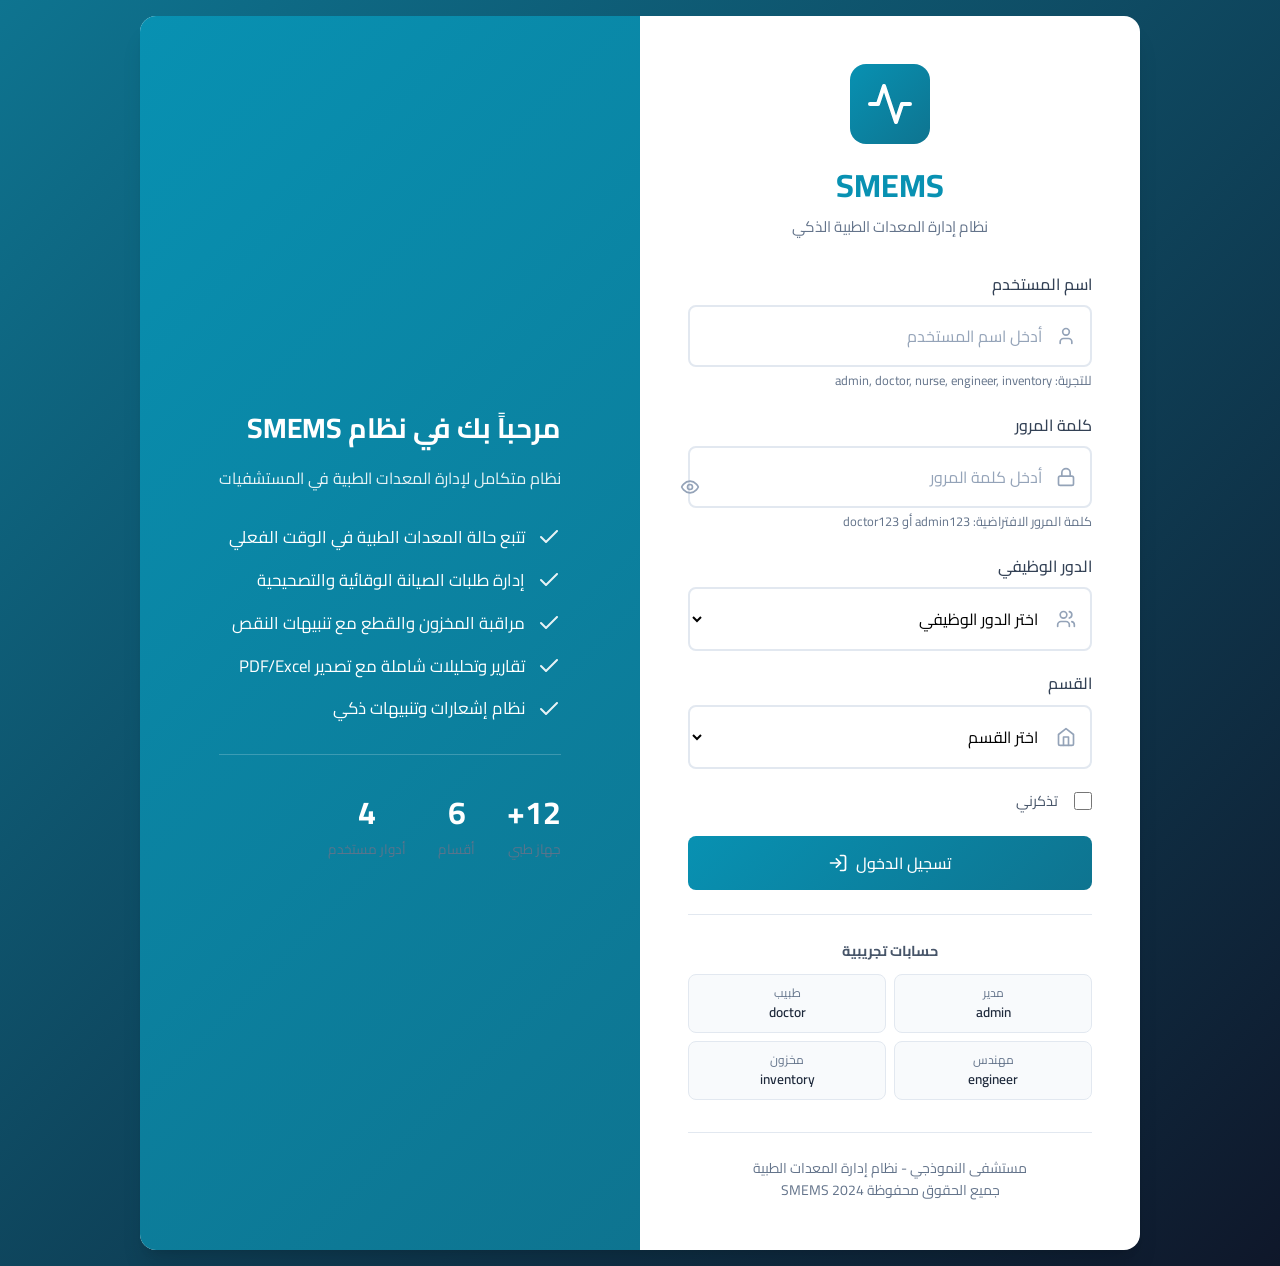
<file: b_2g95BIPYemA/public/index.html>
<!DOCTYPE html>
<html lang="ar" dir="rtl">
<head>
    <meta charset="UTF-8">
    <meta name="viewport" content="width=device-width, initial-scale=1.0">
    <title>SMEMS - نظام إدارة المعدات الطبية الذكي</title>
    <link rel="stylesheet" href="style.css">
    <link href="https://fonts.googleapis.com/css2?family=Cairo:wght@300;400;500;600;700&display=swap" rel="stylesheet">
</head>
<body class="login-page">
    <div class="login-container">
        <div class="login-card">
            <div class="login-header">
                <div class="logo">
                    <svg xmlns="http://www.w3.org/2000/svg" width="48" height="48" viewBox="0 0 24 24" fill="none" stroke="currentColor" stroke-width="2" stroke-linecap="round" stroke-linejoin="round">
                        <path d="M22 12h-4l-3 9L9 3l-3 9H2"/>
                    </svg>
                </div>
                <h1>SMEMS</h1>
                <p>نظام إدارة المعدات الطبية الذكي</p>
            </div>
            
            <form id="loginForm" class="login-form">
                <div class="form-group">
                    <label for="username">اسم المستخدم</label>
                    <div class="input-wrapper">
                        <svg xmlns="http://www.w3.org/2000/svg" width="20" height="20" viewBox="0 0 24 24" fill="none" stroke="currentColor" stroke-width="2" stroke-linecap="round" stroke-linejoin="round">
                            <path d="M19 21v-2a4 4 0 0 0-4-4H9a4 4 0 0 0-4 4v2"/>
                            <circle cx="12" cy="7" r="4"/>
                        </svg>
                        <input type="text" id="username" name="username" placeholder="أدخل اسم المستخدم" required>
                    </div>
                    <small class="form-hint">للتجربة: admin, doctor, nurse, engineer, inventory</small>
                </div>
                
                <div class="form-group">
                    <label for="password">كلمة المرور</label>
                    <div class="input-wrapper">
                        <svg xmlns="http://www.w3.org/2000/svg" width="20" height="20" viewBox="0 0 24 24" fill="none" stroke="currentColor" stroke-width="2" stroke-linecap="round" stroke-linejoin="round">
                            <rect width="18" height="11" x="3" y="11" rx="2" ry="2"/>
                            <path d="M7 11V7a5 5 0 0 1 10 0v4"/>
                        </svg>
                        <input type="password" id="password" name="password" placeholder="أدخل كلمة المرور" required>
                        <button type="button" class="toggle-password" onclick="togglePassword()">
                            <svg xmlns="http://www.w3.org/2000/svg" width="20" height="20" viewBox="0 0 24 24" fill="none" stroke="currentColor" stroke-width="2" stroke-linecap="round" stroke-linejoin="round" class="eye-icon">
                                <path d="M2 12s3-7 10-7 10 7 10 7-3 7-10 7-10-7-10-7Z"/>
                                <circle cx="12" cy="12" r="3"/>
                            </svg>
                        </button>
                    </div>
                    <small class="form-hint">كلمة المرور الافتراضية: admin123 أو doctor123</small>
                </div>
                
                <div class="form-group">
                    <label for="role">الدور الوظيفي</label>
                    <div class="input-wrapper">
                        <svg xmlns="http://www.w3.org/2000/svg" width="20" height="20" viewBox="0 0 24 24" fill="none" stroke="currentColor" stroke-width="2" stroke-linecap="round" stroke-linejoin="round">
                            <path d="M16 21v-2a4 4 0 0 0-4-4H6a4 4 0 0 0-4 4v2"/>
                            <circle cx="9" cy="7" r="4"/>
                            <path d="M22 21v-2a4 4 0 0 0-3-3.87"/>
                            <path d="M16 3.13a4 4 0 0 1 0 7.75"/>
                        </svg>
                        <select id="role" name="role" required onchange="updateDepartmentOptions()">
                            <option value="">اختر الدور الوظيفي</option>
                            <option value="admin">مدير النظام (Admin)</option>
                            <option value="medical_staff">الطاقم الطبي (Staff)</option>
                            <option value="engineer">مهندس الصيانة (Engineer)</option>
                            <option value="inventory_manager">أمين المخزون (Inventory)</option>
                        </select>
                    </div>
                </div>
                
                <div class="form-group" id="departmentGroup">
                    <label for="department">القسم</label>
                    <div class="input-wrapper">
                        <svg xmlns="http://www.w3.org/2000/svg" width="20" height="20" viewBox="0 0 24 24" fill="none" stroke="currentColor" stroke-width="2" stroke-linecap="round" stroke-linejoin="round">
                            <path d="M3 9l9-7 9 7v11a2 2 0 0 1-2 2H5a2 2 0 0 1-2-2z"/>
                            <polyline points="9 22 9 12 15 12 15 22"/>
                        </svg>
                        <select id="department" name="department" required>
                            <option value="">اختر القسم</option>
                            <option value="cardiology">قسم القلب</option>
                            <option value="radiology">قسم الأشعة</option>
                            <option value="icu">العناية المركزة</option>
                            <option value="emergency">الطوارئ</option>
                            <option value="surgery">الجراحة</option>
                            <option value="laboratory">المختبر</option>
                        </select>
                    </div>
                </div>
                
                <div class="form-options">
                    <label class="checkbox-wrapper">
                        <input type="checkbox" id="remember">
                        <span class="checkmark"></span>
                        تذكرني
                    </label>
                </div>
                
                <button type="submit" class="btn btn-primary btn-block">
                    <span>تسجيل الدخول</span>
                    <svg xmlns="http://www.w3.org/2000/svg" width="20" height="20" viewBox="0 0 24 24" fill="none" stroke="currentColor" stroke-width="2" stroke-linecap="round" stroke-linejoin="round">
                        <path d="M15 3h4a2 2 0 0 1 2 2v14a2 2 0 0 1-2 2h-4"/>
                        <polyline points="10 17 15 12 10 7"/>
                        <line x1="15" x2="3" y1="12" y2="12"/>
                    </svg>
                </button>
            </form>
            
            <!-- Demo Accounts Info -->
            <div class="demo-accounts">
                <h4>حسابات تجريبية</h4>
                <div class="demo-accounts-grid">
                    <div class="demo-account" onclick="fillDemoAccount('admin', 'admin123', 'admin', 'all')">
                        <span class="demo-role">مدير</span>
                        <span class="demo-user">admin</span>
                    </div>
                    <div class="demo-account" onclick="fillDemoAccount('doctor', 'doctor123', 'medical_staff', 'cardiology')">
                        <span class="demo-role">طبيب</span>
                        <span class="demo-user">doctor</span>
                    </div>
                    <div class="demo-account" onclick="fillDemoAccount('engineer', 'eng123', 'engineer', 'all')">
                        <span class="demo-role">مهندس</span>
                        <span class="demo-user">engineer</span>
                    </div>
                    <div class="demo-account" onclick="fillDemoAccount('inventory', 'inv123', 'inventory_manager', 'all')">
                        <span class="demo-role">مخزون</span>
                        <span class="demo-user">inventory</span>
                    </div>
                </div>
            </div>
            
            <div class="login-footer">
                <p>مستشفى النموذجي - نظام إدارة المعدات الطبية</p>
                <p>جميع الحقوق محفوظة 2024 SMEMS</p>
            </div>
        </div>
        
        <div class="login-info">
            <div class="info-content">
                <h2>مرحباً بك في نظام SMEMS</h2>
                <p>نظام متكامل لإدارة المعدات الطبية في المستشفيات</p>
                <ul class="features-list">
                    <li>
                        <svg xmlns="http://www.w3.org/2000/svg" width="24" height="24" viewBox="0 0 24 24" fill="none" stroke="currentColor" stroke-width="2" stroke-linecap="round" stroke-linejoin="round">
                            <polyline points="20 6 9 17 4 12"/>
                        </svg>
                        <span>تتبع حالة المعدات الطبية في الوقت الفعلي</span>
                    </li>
                    <li>
                        <svg xmlns="http://www.w3.org/2000/svg" width="24" height="24" viewBox="0 0 24 24" fill="none" stroke="currentColor" stroke-width="2" stroke-linecap="round" stroke-linejoin="round">
                            <polyline points="20 6 9 17 4 12"/>
                        </svg>
                        <span>إدارة طلبات الصيانة الوقائية والتصحيحية</span>
                    </li>
                    <li>
                        <svg xmlns="http://www.w3.org/2000/svg" width="24" height="24" viewBox="0 0 24 24" fill="none" stroke="currentColor" stroke-width="2" stroke-linecap="round" stroke-linejoin="round">
                            <polyline points="20 6 9 17 4 12"/>
                        </svg>
                        <span>مراقبة المخزون والقطع مع تنبيهات النقص</span>
                    </li>
                    <li>
                        <svg xmlns="http://www.w3.org/2000/svg" width="24" height="24" viewBox="0 0 24 24" fill="none" stroke="currentColor" stroke-width="2" stroke-linecap="round" stroke-linejoin="round">
                            <polyline points="20 6 9 17 4 12"/>
                        </svg>
                        <span>تقارير وتحليلات شاملة مع تصدير PDF/Excel</span>
                    </li>
                    <li>
                        <svg xmlns="http://www.w3.org/2000/svg" width="24" height="24" viewBox="0 0 24 24" fill="none" stroke="currentColor" stroke-width="2" stroke-linecap="round" stroke-linejoin="round">
                            <polyline points="20 6 9 17 4 12"/>
                        </svg>
                        <span>نظام إشعارات وتنبيهات ذكي</span>
                    </li>
                </ul>
                
                <div class="info-stats">
                    <div class="info-stat">
                        <span class="stat-number">12+</span>
                        <span class="stat-label">جهاز طبي</span>
                    </div>
                    <div class="info-stat">
                        <span class="stat-number">6</span>
                        <span class="stat-label">أقسام</span>
                    </div>
                    <div class="info-stat">
                        <span class="stat-number">4</span>
                        <span class="stat-label">أدوار مستخدم</span>
                    </div>
                </div>
            </div>
        </div>
    </div>
    
    <div id="toast" class="toast"></div>
    
    <script src="data.js"></script>
    <script src="apiService.js"></script>
    <script>
        // Check if already logged in
        document.addEventListener('DOMContentLoaded', function() {
            if (AuthAPI.isAuthenticated()) {
                window.location.href = 'dashboard.html';
            }
        });

        function togglePassword() {
            const passwordInput = document.getElementById('password');
            const eyeIcon = document.querySelector('.toggle-password .eye-icon');
            
            if (passwordInput.type === 'password') {
                passwordInput.type = 'text';
            } else {
                passwordInput.type = 'password';
            }
        }

        function updateDepartmentOptions() {
            const role = document.getElementById('role').value;
            const departmentGroup = document.getElementById('departmentGroup');
            const departmentSelect = document.getElementById('department');
            
            // Admin, Engineer, and Inventory Manager have access to all departments
            if (role === 'admin' || role === 'engineer' || role === 'inventory_manager') {
                departmentSelect.innerHTML = '<option value="all">جميع الأقسام</option>';
                departmentSelect.value = 'all';
                departmentGroup.style.display = 'none';
            } else {
                departmentSelect.innerHTML = `
                    <option value="">اختر القسم</option>
                    <option value="cardiology">قسم القلب</option>
                    <option value="radiology">قسم الأشعة</option>
                    <option value="icu">العناية المركزة</option>
                    <option value="emergency">الطوارئ</option>
                    <option value="surgery">الجراحة</option>
                    <option value="laboratory">المختبر</option>
                `;
                departmentGroup.style.display = 'block';
            }
        }

        function fillDemoAccount(username, password, role, department) {
            document.getElementById('username').value = username;
            document.getElementById('password').value = password;
            document.getElementById('role').value = role;
            updateDepartmentOptions();
            document.getElementById('department').value = department;
            
            showToast('تم ملء بيانات الحساب التجريبي', 'success');
        }

        function showToast(message, type = 'info') {
            const toast = document.getElementById('toast');
            toast.textContent = message;
            toast.className = `toast ${type} show`;
            
            setTimeout(() => {
                toast.classList.remove('show');
            }, 3000);
        }

        // Login form handler
        document.getElementById('loginForm').addEventListener('submit', function(e) {
            e.preventDefault();
            
            const username = document.getElementById('username').value;
            const password = document.getElementById('password').value;
            const role = document.getElementById('role').value;
            const department = document.getElementById('department').value;
            
            if (!username || !password || !role || !department) {
                showToast('يرجى ملء جميع الحقول', 'error');
                return;
            }
            
            const submitBtn = this.querySelector('button[type="submit"]');
            submitBtn.disabled = true;
            submitBtn.innerHTML = '<span class="spinner" style="width:20px;height:20px;border-width:2px;"></span>';
            
            // Simulate login delay
            setTimeout(() => {
                const result = AuthAPI.login(username, password, role, department);
                
                if (result.success) {
                    showToast('تم تسجيل الدخول بنجاح', 'success');
                    setTimeout(() => {
                        window.location.href = 'dashboard.html';
                    }, 500);
                } else {
                    showToast(result.message || 'فشل تسجيل الدخول', 'error');
                    submitBtn.disabled = false;
                    submitBtn.innerHTML = '<span>تسجيل الدخول</span><svg xmlns="http://www.w3.org/2000/svg" width="20" height="20" viewBox="0 0 24 24" fill="none" stroke="currentColor" stroke-width="2" stroke-linecap="round" stroke-linejoin="round"><path d="M15 3h4a2 2 0 0 1 2 2v14a2 2 0 0 1-2 2h-4"/><polyline points="10 17 15 12 10 7"/><line x1="15" x2="3" y1="12" y2="12"/></svg>';
                }
            }, 500);
        });
    </script>
</body>
</html>
</file>
<file: b_2g95BIPYemA/public/style.css>
/**
 * SMEMS - Smart Medical Equipment Management System
 * Main Stylesheet
 */

/* ==================== CSS VARIABLES ==================== */
:root {
    /* Primary Colors */
    --primary-color: #0891b2;
    --primary-dark: #0e7490;
    --primary-light: #22d3ee;
    
    /* Secondary Colors */
    --secondary-color: #64748b;
    --secondary-dark: #475569;
    --secondary-light: #94a3b8;
    
    /* Status Colors */
    --success-color: #10b981;
    --success-light: #d1fae5;
    --warning-color: #f59e0b;
    --warning-light: #fef3c7;
    --danger-color: #ef4444;
    --danger-light: #fee2e2;
    --info-color: #3b82f6;
    --info-light: #dbeafe;
    
    /* Neutral Colors */
    --white: #ffffff;
    --gray-50: #f8fafc;
    --gray-100: #f1f5f9;
    --gray-200: #e2e8f0;
    --gray-300: #cbd5e1;
    --gray-400: #94a3b8;
    --gray-500: #64748b;
    --gray-600: #475569;
    --gray-700: #334155;
    --gray-800: #1e293b;
    --gray-900: #0f172a;
    
    /* Layout */
    --sidebar-width: 280px;
    --sidebar-collapsed-width: 80px;
    --header-height: 70px;
    
    /* Typography */
    --font-family: 'Cairo', sans-serif;
    
    /* Shadows */
    --shadow-sm: 0 1px 2px 0 rgb(0 0 0 / 0.05);
    --shadow: 0 1px 3px 0 rgb(0 0 0 / 0.1), 0 1px 2px -1px rgb(0 0 0 / 0.1);
    --shadow-md: 0 4px 6px -1px rgb(0 0 0 / 0.1), 0 2px 4px -2px rgb(0 0 0 / 0.1);
    --shadow-lg: 0 10px 15px -3px rgb(0 0 0 / 0.1), 0 4px 6px -4px rgb(0 0 0 / 0.1);
    --shadow-xl: 0 20px 25px -5px rgb(0 0 0 / 0.1), 0 8px 10px -6px rgb(0 0 0 / 0.1);
    
    /* Border Radius */
    --radius-sm: 4px;
    --radius: 8px;
    --radius-md: 12px;
    --radius-lg: 16px;
    --radius-xl: 24px;
    
    /* Transitions */
    --transition-fast: 150ms ease;
    --transition: 200ms ease;
    --transition-slow: 300ms ease;
}

/* ==================== RESET & BASE ==================== */
*, *::before, *::after {
    box-sizing: border-box;
    margin: 0;
    padding: 0;
}

html {
    font-size: 16px;
    scroll-behavior: smooth;
}

body {
    font-family: var(--font-family);
    background-color: var(--gray-100);
    color: var(--gray-800);
    line-height: 1.6;
    min-height: 100vh;
}

a {
    text-decoration: none;
    color: inherit;
}

ul, ol {
    list-style: none;
}

img {
    max-width: 100%;
    height: auto;
}

button {
    font-family: inherit;
    cursor: pointer;
    border: none;
    background: none;
}

input, select, textarea {
    font-family: inherit;
    font-size: inherit;
}

/* ==================== UTILITY CLASSES ==================== */
.text-center { text-align: center; }
.text-right { text-align: right; }
.text-left { text-align: left; }

.font-bold { font-weight: 700; }
.font-semibold { font-weight: 600; }
.font-medium { font-weight: 500; }

.text-sm { font-size: 0.875rem; }
.text-lg { font-size: 1.125rem; }
.text-xl { font-size: 1.25rem; }
.text-2xl { font-size: 1.5rem; }

.text-primary { color: var(--primary-color); }
.text-success { color: var(--success-color); }
.text-warning { color: var(--warning-color); }
.text-danger { color: var(--danger-color); }
.text-muted { color: var(--gray-500); }

.mb-1 { margin-bottom: 0.25rem; }
.mb-2 { margin-bottom: 0.5rem; }
.mb-3 { margin-bottom: 0.75rem; }
.mb-4 { margin-bottom: 1rem; }
.mb-6 { margin-bottom: 1.5rem; }
.mb-8 { margin-bottom: 2rem; }

.mt-1 { margin-top: 0.25rem; }
.mt-2 { margin-top: 0.5rem; }
.mt-3 { margin-top: 0.75rem; }
.mt-4 { margin-top: 1rem; }

.flex { display: flex; }
.flex-col { flex-direction: column; }
.items-center { align-items: center; }
.justify-center { justify-content: center; }
.justify-between { justify-content: space-between; }
.gap-2 { gap: 0.5rem; }
.gap-3 { gap: 0.75rem; }
.gap-4 { gap: 1rem; }

.hidden { display: none !important; }

/* ==================== LOGIN PAGE ==================== */
.login-page {
    min-height: 100vh;
    display: flex;
    align-items: center;
    justify-content: center;
    background: linear-gradient(135deg, var(--primary-dark) 0%, var(--gray-900) 100%);
    padding: 1rem;
}

.login-container {
    display: flex;
    width: 100%;
    max-width: 1000px;
    background: var(--white);
    border-radius: var(--radius-lg);
    box-shadow: var(--shadow-xl);
    overflow: hidden;
}

.login-card {
    flex: 1;
    padding: 3rem;
    display: flex;
    flex-direction: column;
}

.login-header {
    text-align: center;
    margin-bottom: 2rem;
}

.login-header .logo {
    width: 80px;
    height: 80px;
    background: linear-gradient(135deg, var(--primary-color) 0%, var(--primary-dark) 100%);
    border-radius: var(--radius-lg);
    display: flex;
    align-items: center;
    justify-content: center;
    margin: 0 auto 1rem;
    color: var(--white);
}

.login-header h1 {
    font-size: 2rem;
    color: var(--primary-color);
    margin-bottom: 0.25rem;
}

.login-header p {
    color: var(--gray-500);
    font-size: 0.95rem;
}

.login-form {
    flex: 1;
}

.form-group {
    margin-bottom: 1.25rem;
}

.form-group label {
    display: block;
    margin-bottom: 0.5rem;
    font-weight: 500;
    color: var(--gray-700);
}

.input-wrapper {
    position: relative;
    display: flex;
    align-items: center;
}

.input-wrapper svg {
    position: absolute;
    right: 1rem;
    color: var(--gray-400);
    pointer-events: none;
}

.input-wrapper input,
.input-wrapper select {
    width: 100%;
    padding: 0.875rem 1rem;
    padding-right: 3rem;
    border: 2px solid var(--gray-200);
    border-radius: var(--radius);
    font-size: 1rem;
    transition: all var(--transition);
    background-color: var(--white);
}

.input-wrapper input:focus,
.input-wrapper select:focus {
    outline: none;
    border-color: var(--primary-color);
    box-shadow: 0 0 0 3px var(--primary-light);
}

.input-wrapper input::placeholder {
    color: var(--gray-400);
}

.toggle-password {
    position: absolute;
    left: 0.75rem;
    right: auto;
    padding: 0.5rem;
    color: var(--gray-400);
    transition: color var(--transition);
}

.toggle-password:hover {
    color: var(--gray-600);
}

.form-options {
    display: flex;
    justify-content: space-between;
    align-items: center;
    margin-bottom: 1.5rem;
}

.checkbox-wrapper {
    display: flex;
    align-items: center;
    gap: 0.5rem;
    cursor: pointer;
    font-size: 0.9rem;
    color: var(--gray-600);
}

.checkbox-wrapper input[type="checkbox"] {
    width: 18px;
    height: 18px;
    accent-color: var(--primary-color);
}

.forgot-password {
    color: var(--primary-color);
    font-size: 0.9rem;
    transition: color var(--transition);
}

.forgot-password:hover {
    color: var(--primary-dark);
}

.login-footer {
    margin-top: 2rem;
    text-align: center;
    padding-top: 1.5rem;
    border-top: 1px solid var(--gray-200);
}

.login-footer p {
    font-size: 0.875rem;
    color: var(--gray-500);
}

/* Demo Accounts */
.demo-accounts {
    margin-top: 1.5rem;
    padding-top: 1.5rem;
    border-top: 1px solid var(--gray-200);
}

.demo-accounts h4 {
    font-size: 0.9rem;
    color: var(--gray-600);
    margin-bottom: 0.75rem;
    text-align: center;
}

.demo-accounts-grid {
    display: grid;
    grid-template-columns: repeat(2, 1fr);
    gap: 0.5rem;
}

.demo-account {
    padding: 0.5rem 0.75rem;
    background-color: var(--gray-50);
    border: 1px solid var(--gray-200);
    border-radius: var(--radius);
    cursor: pointer;
    transition: all var(--transition);
    display: flex;
    flex-direction: column;
    align-items: center;
}

.demo-account:hover {
    background-color: var(--primary-light);
    border-color: var(--primary-color);
}

.demo-role {
    font-size: 0.75rem;
    color: var(--gray-500);
}

.demo-user {
    font-weight: 600;
    color: var(--gray-800);
    font-size: 0.85rem;
}

/* Info Stats */
.info-stats {
    display: flex;
    gap: 2rem;
    margin-top: 2rem;
    padding-top: 2rem;
    border-top: 1px solid rgba(255,255,255,0.2);
}

.info-stat {
    display: flex;
    flex-direction: column;
    align-items: center;
}

.stat-number {
    font-size: 2rem;
    font-weight: 700;
}

.stat-label {
    font-size: 0.85rem;
    opacity: 0.9;
}

.login-info {
    flex: 1;
    background: linear-gradient(135deg, var(--primary-color) 0%, var(--primary-dark) 100%);
    padding: 3rem;
    display: flex;
    align-items: center;
    justify-content: center;
    color: var(--white);
}

.info-content h2 {
    font-size: 1.75rem;
    margin-bottom: 1rem;
}

.info-content p {
    opacity: 0.9;
    margin-bottom: 2rem;
}

.features-list li {
    display: flex;
    align-items: center;
    gap: 0.75rem;
    margin-bottom: 1rem;
    font-size: 1.05rem;
}

.features-list svg {
    flex-shrink: 0;
    opacity: 0.9;
}

/* ==================== BUTTONS ==================== */
.btn {
    display: inline-flex;
    align-items: center;
    justify-content: center;
    gap: 0.5rem;
    padding: 0.75rem 1.5rem;
    font-size: 1rem;
    font-weight: 500;
    border-radius: var(--radius);
    transition: all var(--transition);
    cursor: pointer;
    border: none;
}

.btn-sm {
    padding: 0.5rem 1rem;
    font-size: 0.875rem;
}

.btn-lg {
    padding: 1rem 2rem;
    font-size: 1.125rem;
}

.btn-primary {
    background: linear-gradient(135deg, var(--primary-color) 0%, var(--primary-dark) 100%);
    color: var(--white);
}

.btn-primary:hover {
    transform: translateY(-2px);
    box-shadow: var(--shadow-md);
}

.btn-secondary {
    background-color: var(--gray-200);
    color: var(--gray-700);
}

.btn-secondary:hover {
    background-color: var(--gray-300);
}

.btn-success {
    background-color: var(--success-color);
    color: var(--white);
}

.btn-success:hover {
    background-color: #059669;
}

.btn-warning {
    background-color: var(--warning-color);
    color: var(--white);
}

.btn-warning:hover {
    background-color: #d97706;
}

.btn-danger {
    background-color: var(--danger-color);
    color: var(--white);
}

.btn-danger:hover {
    background-color: #dc2626;
}

.btn-outline {
    background-color: transparent;
    border: 2px solid var(--primary-color);
    color: var(--primary-color);
}

.btn-outline:hover {
    background-color: var(--primary-color);
    color: var(--white);
}

.btn-ghost {
    background-color: transparent;
    color: var(--gray-600);
}

.btn-ghost:hover {
    background-color: var(--gray-100);
}

.btn-block {
    width: 100%;
}

.btn-icon {
    width: 40px;
    height: 40px;
    padding: 0;
    border-radius: var(--radius);
}

.btn-icon.btn-sm {
    width: 32px;
    height: 32px;
}

.btn:disabled {
    opacity: 0.6;
    cursor: not-allowed;
}

/* ==================== DASHBOARD LAYOUT ==================== */
.dashboard-layout {
    display: flex;
    min-height: 100vh;
}

/* Sidebar */
.sidebar {
    width: var(--sidebar-width);
    background: linear-gradient(180deg, var(--gray-900) 0%, var(--gray-800) 100%);
    color: var(--white);
    position: fixed;
    top: 0;
    right: 0;
    height: 100vh;
    display: flex;
    flex-direction: column;
    z-index: 100;
    transition: width var(--transition-slow);
}

.sidebar.collapsed {
    width: var(--sidebar-collapsed-width);
}

.sidebar-header {
    padding: 1.5rem;
    display: flex;
    align-items: center;
    gap: 1rem;
    border-bottom: 1px solid rgba(255,255,255,0.1);
}

.sidebar-logo {
    width: 48px;
    height: 48px;
    background: linear-gradient(135deg, var(--primary-color) 0%, var(--primary-light) 100%);
    border-radius: var(--radius);
    display: flex;
    align-items: center;
    justify-content: center;
    flex-shrink: 0;
}

.sidebar-logo svg {
    width: 28px;
    height: 28px;
}

.sidebar-brand {
    overflow: hidden;
}

.sidebar-brand h2 {
    font-size: 1.25rem;
    font-weight: 700;
    white-space: nowrap;
}

.sidebar-brand span {
    font-size: 0.75rem;
    opacity: 0.7;
    white-space: nowrap;
}

.sidebar.collapsed .sidebar-brand {
    display: none;
}

.sidebar-nav {
    flex: 1;
    padding: 1rem 0;
    overflow-y: auto;
}

.nav-section {
    margin-bottom: 1.5rem;
}

.nav-section-title {
    padding: 0.5rem 1.5rem;
    font-size: 0.7rem;
    text-transform: uppercase;
    letter-spacing: 0.1em;
    color: var(--gray-500);
    white-space: nowrap;
}

.sidebar.collapsed .nav-section-title {
    display: none;
}

.nav-item {
    display: flex;
    align-items: center;
    gap: 0.75rem;
    padding: 0.875rem 1.5rem;
    color: var(--gray-400);
    transition: all var(--transition);
    cursor: pointer;
    position: relative;
    white-space: nowrap;
}

.nav-item:hover {
    color: var(--white);
    background-color: rgba(255,255,255,0.05);
}

.nav-item.active {
    color: var(--white);
    background-color: rgba(8, 145, 178, 0.2);
}

.nav-item.active::before {
    content: '';
    position: absolute;
    right: 0;
    top: 0;
    bottom: 0;
    width: 4px;
    background-color: var(--primary-color);
    border-radius: 0 var(--radius-sm) var(--radius-sm) 0;
}

.nav-item svg {
    width: 22px;
    height: 22px;
    flex-shrink: 0;
}

.nav-item span {
    flex: 1;
}

.nav-badge {
    background-color: var(--danger-color);
    color: var(--white);
    font-size: 0.7rem;
    padding: 0.125rem 0.5rem;
    border-radius: 10px;
    font-weight: 600;
}

.sidebar.collapsed .nav-item span,
.sidebar.collapsed .nav-badge {
    display: none;
}

.sidebar-footer {
    padding: 1rem 1.5rem;
    border-top: 1px solid rgba(255,255,255,0.1);
}

.user-info {
    display: flex;
    align-items: center;
    gap: 0.75rem;
}

.user-avatar {
    width: 40px;
    height: 40px;
    background: linear-gradient(135deg, var(--primary-color) 0%, var(--primary-light) 100%);
    border-radius: 50%;
    display: flex;
    align-items: center;
    justify-content: center;
    font-weight: 600;
    flex-shrink: 0;
}

.user-details {
    flex: 1;
    overflow: hidden;
}

.user-details h4 {
    font-size: 0.9rem;
    font-weight: 600;
    white-space: nowrap;
    overflow: hidden;
    text-overflow: ellipsis;
}

.user-details span {
    font-size: 0.75rem;
    color: var(--gray-400);
}

.sidebar.collapsed .user-details {
    display: none;
}

/* Main Content */
.main-content {
    flex: 1;
    margin-right: var(--sidebar-width);
    min-height: 100vh;
    transition: margin-right var(--transition-slow);
}

.sidebar.collapsed ~ .main-content {
    margin-right: var(--sidebar-collapsed-width);
}

/* Header */
.header {
    background-color: var(--white);
    height: var(--header-height);
    padding: 0 2rem;
    display: flex;
    align-items: center;
    justify-content: space-between;
    box-shadow: var(--shadow-sm);
    position: sticky;
    top: 0;
    z-index: 50;
}

.header-right {
    display: flex;
    align-items: center;
    gap: 1rem;
}

.menu-toggle {
    display: none;
    background: none;
    border: none;
    padding: 0.5rem;
    cursor: pointer;
    color: var(--gray-600);
}

.header-info h1 {
    font-size: 1.25rem;
    color: var(--gray-800);
}

.header-info p {
    font-size: 0.875rem;
    color: var(--gray-500);
}

.header-left {
    display: flex;
    align-items: center;
    gap: 0.75rem;
}

.header-search {
    position: relative;
    width: 300px;
}

.header-search input {
    width: 100%;
    padding: 0.625rem 1rem;
    padding-right: 2.5rem;
    border: 1px solid var(--gray-200);
    border-radius: var(--radius);
    background-color: var(--gray-50);
    transition: all var(--transition);
}

.header-search input:focus {
    outline: none;
    background-color: var(--white);
    border-color: var(--primary-color);
}

.header-search svg {
    position: absolute;
    right: 0.75rem;
    top: 50%;
    transform: translateY(-50%);
    color: var(--gray-400);
    pointer-events: none;
}

.notification-btn {
    position: relative;
}

.notification-badge {
    position: absolute;
    top: -4px;
    right: -4px;
    width: 18px;
    height: 18px;
    background-color: var(--danger-color);
    color: var(--white);
    font-size: 0.65rem;
    font-weight: 600;
    border-radius: 50%;
    display: flex;
    align-items: center;
    justify-content: center;
}

.header-user {
    display: flex;
    align-items: center;
    gap: 0.75rem;
    padding: 0.5rem;
    border-radius: var(--radius);
    cursor: pointer;
    transition: background-color var(--transition);
}

.header-user:hover {
    background-color: var(--gray-100);
}

.header-user-avatar {
    width: 40px;
    height: 40px;
    background: linear-gradient(135deg, var(--primary-color) 0%, var(--primary-dark) 100%);
    border-radius: 50%;
    display: flex;
    align-items: center;
    justify-content: center;
    color: var(--white);
    font-weight: 600;
}

.header-user-info {
    text-align: right;
}

.header-user-info h4 {
    font-size: 0.9rem;
    font-weight: 600;
    color: var(--gray-800);
}

.header-user-info span {
    font-size: 0.75rem;
    color: var(--gray-500);
}

/* Page Content */
.page-content {
    padding: 2rem;
}

/* ==================== CARDS ==================== */
.card {
    background-color: var(--white);
    border-radius: var(--radius-md);
    box-shadow: var(--shadow);
    overflow: hidden;
}

.card-header {
    padding: 1.25rem 1.5rem;
    border-bottom: 1px solid var(--gray-100);
    display: flex;
    align-items: center;
    justify-content: space-between;
}

.card-title {
    font-size: 1.1rem;
    font-weight: 600;
    color: var(--gray-800);
    display: flex;
    align-items: center;
    gap: 0.5rem;
}

.card-body {
    padding: 1.5rem;
}

.card-footer {
    padding: 1rem 1.5rem;
    border-top: 1px solid var(--gray-100);
    background-color: var(--gray-50);
}

/* KPI Cards */
.kpi-grid {
    display: grid;
    grid-template-columns: repeat(auto-fit, minmax(240px, 1fr));
    gap: 1.5rem;
    margin-bottom: 2rem;
}

.kpi-card {
    background-color: var(--white);
    border-radius: var(--radius-md);
    padding: 1.5rem;
    display: flex;
    align-items: flex-start;
    gap: 1rem;
    box-shadow: var(--shadow);
    transition: transform var(--transition), box-shadow var(--transition);
}

.kpi-card:hover {
    transform: translateY(-2px);
    box-shadow: var(--shadow-md);
}

.kpi-icon {
    width: 56px;
    height: 56px;
    border-radius: var(--radius);
    display: flex;
    align-items: center;
    justify-content: center;
    flex-shrink: 0;
}

.kpi-icon svg {
    width: 28px;
    height: 28px;
}

.kpi-icon.primary {
    background-color: var(--info-light);
    color: var(--info-color);
}

.kpi-icon.success {
    background-color: var(--success-light);
    color: var(--success-color);
}

.kpi-icon.warning {
    background-color: var(--warning-light);
    color: var(--warning-color);
}

.kpi-icon.danger {
    background-color: var(--danger-light);
    color: var(--danger-color);
}

.kpi-content h3 {
    font-size: 1.75rem;
    font-weight: 700;
    color: var(--gray-800);
    line-height: 1.2;
}

.kpi-content p {
    font-size: 0.9rem;
    color: var(--gray-500);
    margin-top: 0.25rem;
}

.kpi-trend {
    display: flex;
    align-items: center;
    gap: 0.25rem;
    margin-top: 0.5rem;
    font-size: 0.8rem;
    font-weight: 500;
}

.kpi-trend.up {
    color: var(--success-color);
}

.kpi-trend.down {
    color: var(--danger-color);
}

/* ==================== TABLES ==================== */
.table-wrapper {
    overflow-x: auto;
}

.table {
    width: 100%;
    border-collapse: collapse;
}

.table th,
.table td {
    padding: 1rem 1.25rem;
    text-align: right;
    white-space: nowrap;
}

.table th {
    background-color: var(--gray-50);
    font-weight: 600;
    color: var(--gray-700);
    font-size: 0.875rem;
    border-bottom: 2px solid var(--gray-200);
}

.table td {
    border-bottom: 1px solid var(--gray-100);
    color: var(--gray-700);
}

.table tbody tr {
    transition: background-color var(--transition);
}

.table tbody tr:hover {
    background-color: var(--gray-50);
}

.table-actions {
    display: flex;
    gap: 0.5rem;
}

/* ==================== BADGES ==================== */
.badge {
    display: inline-flex;
    align-items: center;
    gap: 0.25rem;
    padding: 0.25rem 0.75rem;
    font-size: 0.75rem;
    font-weight: 600;
    border-radius: 20px;
}

.badge-success {
    background-color: var(--success-light);
    color: var(--success-color);
}

.badge-warning {
    background-color: var(--warning-light);
    color: #92400e;
}

.badge-danger {
    background-color: var(--danger-light);
    color: var(--danger-color);
}

.badge-info {
    background-color: var(--info-light);
    color: var(--info-color);
}

.badge-secondary {
    background-color: var(--gray-200);
    color: var(--gray-600);
}

/* Status Dot */
.status-dot {
    display: inline-flex;
    align-items: center;
    gap: 0.5rem;
}

.status-dot::before {
    content: '';
    width: 10px;
    height: 10px;
    border-radius: 50%;
    flex-shrink: 0;
}

.status-dot.operational::before {
    background-color: var(--success-color);
    box-shadow: 0 0 0 3px var(--success-light);
}

.status-dot.maintenance::before {
    background-color: var(--warning-color);
    box-shadow: 0 0 0 3px var(--warning-light);
}

.status-dot.out_of_service::before {
    background-color: var(--danger-color);
    box-shadow: 0 0 0 3px var(--danger-light);
}

/* ==================== MODALS ==================== */
.modal-overlay {
    position: fixed;
    top: 0;
    left: 0;
    right: 0;
    bottom: 0;
    background-color: rgba(0, 0, 0, 0.5);
    display: flex;
    align-items: center;
    justify-content: center;
    z-index: 1000;
    padding: 1rem;
    opacity: 0;
    visibility: hidden;
    transition: all var(--transition);
}

.modal-overlay.active {
    opacity: 1;
    visibility: visible;
}

.modal {
    background-color: var(--white);
    border-radius: var(--radius-lg);
    width: 100%;
    max-width: 600px;
    max-height: 90vh;
    overflow: hidden;
    display: flex;
    flex-direction: column;
    transform: scale(0.95) translateY(20px);
    transition: transform var(--transition);
}

.modal-overlay.active .modal {
    transform: scale(1) translateY(0);
}

.modal.modal-lg {
    max-width: 800px;
}

.modal.modal-sm {
    max-width: 400px;
}

.modal-header {
    padding: 1.5rem;
    border-bottom: 1px solid var(--gray-200);
    display: flex;
    align-items: center;
    justify-content: space-between;
}

.modal-title {
    font-size: 1.25rem;
    font-weight: 600;
    color: var(--gray-800);
    display: flex;
    align-items: center;
    gap: 0.5rem;
}

.modal-close {
    width: 36px;
    height: 36px;
    border-radius: var(--radius);
    display: flex;
    align-items: center;
    justify-content: center;
    color: var(--gray-500);
    transition: all var(--transition);
}

.modal-close:hover {
    background-color: var(--gray-100);
    color: var(--gray-700);
}

.modal-body {
    padding: 1.5rem;
    overflow-y: auto;
    flex: 1;
}

.modal-footer {
    padding: 1rem 1.5rem;
    border-top: 1px solid var(--gray-200);
    display: flex;
    justify-content: flex-end;
    gap: 0.75rem;
    background-color: var(--gray-50);
}

/* ==================== FORMS ==================== */
.form-row {
    display: grid;
    grid-template-columns: repeat(2, 1fr);
    gap: 1rem;
}

.form-group {
    margin-bottom: 1.25rem;
}

.form-group.full-width {
    grid-column: span 2;
}

.form-label {
    display: block;
    margin-bottom: 0.5rem;
    font-weight: 500;
    color: var(--gray-700);
    font-size: 0.9rem;
}

.form-label.required::after {
    content: '*';
    color: var(--danger-color);
    margin-right: 0.25rem;
}

.form-control {
    width: 100%;
    padding: 0.75rem 1rem;
    border: 2px solid var(--gray-200);
    border-radius: var(--radius);
    font-size: 0.95rem;
    transition: all var(--transition);
    background-color: var(--white);
}

.form-control:focus {
    outline: none;
    border-color: var(--primary-color);
    box-shadow: 0 0 0 3px rgba(8, 145, 178, 0.1);
}

.form-control::placeholder {
    color: var(--gray-400);
}

.form-control:disabled {
    background-color: var(--gray-100);
    cursor: not-allowed;
}

textarea.form-control {
    min-height: 100px;
    resize: vertical;
}

.form-hint {
    font-size: 0.8rem;
    color: var(--gray-500);
    margin-top: 0.25rem;
}

.form-error {
    font-size: 0.8rem;
    color: var(--danger-color);
    margin-top: 0.25rem;
}

/* Radio & Checkbox */
.radio-group,
.checkbox-group {
    display: flex;
    gap: 1.5rem;
}

.radio-item,
.checkbox-item {
    display: flex;
    align-items: center;
    gap: 0.5rem;
    cursor: pointer;
}

.radio-item input,
.checkbox-item input {
    width: 18px;
    height: 18px;
    accent-color: var(--primary-color);
}

/* File Upload */
.file-upload {
    border: 2px dashed var(--gray-300);
    border-radius: var(--radius);
    padding: 2rem;
    text-align: center;
    cursor: pointer;
    transition: all var(--transition);
}

.file-upload:hover {
    border-color: var(--primary-color);
    background-color: var(--gray-50);
}

.file-upload svg {
    width: 48px;
    height: 48px;
    color: var(--gray-400);
    margin-bottom: 0.5rem;
}

.file-upload p {
    color: var(--gray-600);
    font-size: 0.9rem;
}

.file-upload span {
    color: var(--primary-color);
    font-weight: 500;
}

/* ==================== FILTERS ==================== */
.filters-bar {
    display: flex;
    flex-wrap: wrap;
    gap: 1rem;
    margin-bottom: 1.5rem;
    padding: 1rem;
    background-color: var(--gray-50);
    border-radius: var(--radius);
}

.filter-group {
    display: flex;
    align-items: center;
    gap: 0.5rem;
}

.filter-group label {
    font-size: 0.875rem;
    color: var(--gray-600);
    white-space: nowrap;
}

.filter-group select,
.filter-group input {
    padding: 0.5rem 0.75rem;
    border: 1px solid var(--gray-200);
    border-radius: var(--radius);
    font-size: 0.875rem;
    background-color: var(--white);
}

.filter-group select:focus,
.filter-group input:focus {
    outline: none;
    border-color: var(--primary-color);
}

.search-input {
    position: relative;
    flex: 1;
    min-width: 200px;
}

.search-input input {
    width: 100%;
    padding: 0.5rem 1rem;
    padding-right: 2.5rem;
    border: 1px solid var(--gray-200);
    border-radius: var(--radius);
    background-color: var(--white);
}

.search-input svg {
    position: absolute;
    right: 0.75rem;
    top: 50%;
    transform: translateY(-50%);
    color: var(--gray-400);
    pointer-events: none;
}

/* ==================== NOTIFICATIONS DROPDOWN ==================== */
.notifications-dropdown {
    position: absolute;
    top: 100%;
    left: 0;
    width: 360px;
    background-color: var(--white);
    border-radius: var(--radius-md);
    box-shadow: var(--shadow-lg);
    z-index: 100;
    opacity: 0;
    visibility: hidden;
    transform: translateY(10px);
    transition: all var(--transition);
}

.notifications-dropdown.active {
    opacity: 1;
    visibility: visible;
    transform: translateY(0);
}

.notifications-header {
    padding: 1rem 1.25rem;
    border-bottom: 1px solid var(--gray-200);
    display: flex;
    justify-content: space-between;
    align-items: center;
}

.notifications-header h3 {
    font-size: 1rem;
    font-weight: 600;
}

.notifications-list {
    max-height: 350px;
    overflow-y: auto;
}

.notification-item {
    padding: 1rem 1.25rem;
    display: flex;
    gap: 0.75rem;
    border-bottom: 1px solid var(--gray-100);
    cursor: pointer;
    transition: background-color var(--transition);
}

.notification-item:hover {
    background-color: var(--gray-50);
}

.notification-item.unread {
    background-color: var(--info-light);
}

.notification-icon {
    width: 40px;
    height: 40px;
    border-radius: var(--radius);
    display: flex;
    align-items: center;
    justify-content: center;
    flex-shrink: 0;
}

.notification-icon.maintenance {
    background-color: var(--warning-light);
    color: var(--warning-color);
}

.notification-icon.inventory {
    background-color: var(--danger-light);
    color: var(--danger-color);
}

.notification-icon.device {
    background-color: var(--info-light);
    color: var(--info-color);
}

.notification-content h4 {
    font-size: 0.9rem;
    font-weight: 600;
    color: var(--gray-800);
    margin-bottom: 0.25rem;
}

.notification-content p {
    font-size: 0.8rem;
    color: var(--gray-500);
}

.notification-time {
    font-size: 0.75rem;
    color: var(--gray-400);
    margin-top: 0.25rem;
}

.notifications-footer {
    padding: 0.75rem;
    text-align: center;
    border-top: 1px solid var(--gray-100);
}

/* ==================== TABS ==================== */
.tabs {
    display: flex;
    gap: 0.5rem;
    padding: 0.25rem;
    background-color: var(--gray-100);
    border-radius: var(--radius);
    margin-bottom: 1.5rem;
}

.tab-btn {
    padding: 0.625rem 1.25rem;
    font-size: 0.9rem;
    font-weight: 500;
    color: var(--gray-600);
    background-color: transparent;
    border-radius: var(--radius-sm);
    transition: all var(--transition);
}

.tab-btn:hover {
    color: var(--gray-800);
}

.tab-btn.active {
    background-color: var(--white);
    color: var(--primary-color);
    box-shadow: var(--shadow-sm);
}

.tab-content {
    display: none;
}

.tab-content.active {
    display: block;
}

/* ==================== TIMELINE ==================== */
.timeline {
    position: relative;
    padding-right: 2rem;
}

.timeline::before {
    content: '';
    position: absolute;
    right: 0;
    top: 0;
    bottom: 0;
    width: 2px;
    background-color: var(--gray-200);
}

.timeline-item {
    position: relative;
    padding-bottom: 1.5rem;
    padding-right: 1.5rem;
}

.timeline-item::before {
    content: '';
    position: absolute;
    right: -2rem;
    top: 0.25rem;
    width: 12px;
    height: 12px;
    border-radius: 50%;
    background-color: var(--primary-color);
    border: 3px solid var(--white);
    box-shadow: 0 0 0 2px var(--primary-color);
}

.timeline-date {
    font-size: 0.8rem;
    color: var(--gray-500);
    margin-bottom: 0.25rem;
}

.timeline-title {
    font-weight: 600;
    color: var(--gray-800);
    margin-bottom: 0.25rem;
}

.timeline-desc {
    font-size: 0.9rem;
    color: var(--gray-600);
}

/* ==================== CHARTS ==================== */
.chart-container {
    position: relative;
    height: 300px;
}

.chart-legend {
    display: flex;
    justify-content: center;
    gap: 1.5rem;
    margin-top: 1rem;
}

.legend-item {
    display: flex;
    align-items: center;
    gap: 0.5rem;
    font-size: 0.875rem;
    color: var(--gray-600);
}

.legend-color {
    width: 12px;
    height: 12px;
    border-radius: 3px;
}

/* Simple Bar Chart */
.bar-chart {
    display: flex;
    align-items: flex-end;
    justify-content: space-around;
    height: 200px;
    padding: 1rem 0;
}

.bar-item {
    display: flex;
    flex-direction: column;
    align-items: center;
    gap: 0.5rem;
}

.bar {
    width: 40px;
    background: linear-gradient(to top, var(--primary-color), var(--primary-light));
    border-radius: var(--radius-sm) var(--radius-sm) 0 0;
    transition: height var(--transition-slow);
}

.bar-label {
    font-size: 0.75rem;
    color: var(--gray-600);
    text-align: center;
}

.bar-value {
    font-size: 0.8rem;
    font-weight: 600;
    color: var(--gray-800);
}

/* ==================== EMPTY STATE ==================== */
.empty-state {
    padding: 3rem;
    text-align: center;
}

.empty-state svg {
    width: 80px;
    height: 80px;
    color: var(--gray-300);
    margin-bottom: 1rem;
}

.empty-state h3 {
    font-size: 1.125rem;
    color: var(--gray-700);
    margin-bottom: 0.5rem;
}

.empty-state p {
    color: var(--gray-500);
    margin-bottom: 1.5rem;
}

/* ==================== TOOLTIPS ==================== */
[data-tooltip] {
    position: relative;
}

[data-tooltip]::after {
    content: attr(data-tooltip);
    position: absolute;
    bottom: 100%;
    left: 50%;
    transform: translateX(-50%) translateY(-4px);
    padding: 0.5rem 0.75rem;
    background-color: var(--gray-800);
    color: var(--white);
    font-size: 0.75rem;
    border-radius: var(--radius-sm);
    white-space: nowrap;
    opacity: 0;
    visibility: hidden;
    transition: all var(--transition);
    z-index: 100;
}

[data-tooltip]:hover::after {
    opacity: 1;
    visibility: visible;
    transform: translateX(-50%) translateY(-8px);
}

/* ==================== TOAST ==================== */
.toast {
    position: fixed;
    bottom: 2rem;
    left: 50%;
    transform: translateX(-50%) translateY(100px);
    padding: 1rem 1.5rem;
    background-color: var(--gray-800);
    color: var(--white);
    border-radius: var(--radius);
    box-shadow: var(--shadow-lg);
    display: flex;
    align-items: center;
    gap: 0.75rem;
    opacity: 0;
    visibility: hidden;
    transition: all var(--transition);
    z-index: 2000;
}

.toast.show {
    opacity: 1;
    visibility: visible;
    transform: translateX(-50%) translateY(0);
}

.toast.success {
    background-color: var(--success-color);
}

.toast.error {
    background-color: var(--danger-color);
}

.toast.warning {
    background-color: var(--warning-color);
}

/* ==================== LOADING ==================== */
.loading-overlay {
    position: fixed;
    top: 0;
    left: 0;
    right: 0;
    bottom: 0;
    background-color: rgba(255, 255, 255, 0.9);
    display: flex;
    align-items: center;
    justify-content: center;
    z-index: 3000;
}

.spinner {
    width: 48px;
    height: 48px;
    border: 4px solid var(--gray-200);
    border-top-color: var(--primary-color);
    border-radius: 50%;
    animation: spin 1s linear infinite;
}

@keyframes spin {
    to { transform: rotate(360deg); }
}

.loading-text {
    margin-top: 1rem;
    color: var(--gray-600);
}

/* ==================== USER DROPDOWN ==================== */
.user-dropdown {
    position: relative;
}

.user-dropdown-menu {
    position: absolute;
    top: 100%;
    left: 0;
    width: 200px;
    background-color: var(--white);
    border-radius: var(--radius);
    box-shadow: var(--shadow-lg);
    z-index: 100;
    opacity: 0;
    visibility: hidden;
    transform: translateY(10px);
    transition: all var(--transition);
}

.user-dropdown-menu.active {
    opacity: 1;
    visibility: visible;
    transform: translateY(0);
}

.dropdown-item {
    display: flex;
    align-items: center;
    gap: 0.75rem;
    padding: 0.75rem 1rem;
    color: var(--gray-700);
    transition: all var(--transition);
}

.dropdown-item:hover {
    background-color: var(--gray-50);
}

.dropdown-item.danger {
    color: var(--danger-color);
}

.dropdown-divider {
    height: 1px;
    background-color: var(--gray-200);
    margin: 0.5rem 0;
}

/* ==================== RESPONSIVE ==================== */
@media (max-width: 1024px) {
    .login-info {
        display: none;
    }
    
    .login-container {
        max-width: 480px;
    }
    
    .kpi-grid {
        grid-template-columns: repeat(2, 1fr);
    }
}

@media (max-width: 768px) {
    .sidebar {
        transform: translateX(100%);
        width: var(--sidebar-width);
    }
    
    .sidebar.mobile-open {
        transform: translateX(0);
    }
    
    .main-content {
        margin-right: 0;
    }
    
    .menu-toggle {
        display: block;
    }
    
    .header {
        padding: 0 1rem;
    }
    
    .header-search {
        display: none;
    }
    
    .header-user-info {
        display: none;
    }
    
    .page-content {
        padding: 1rem;
    }
    
    .kpi-grid {
        grid-template-columns: 1fr;
    }
    
    .filters-bar {
        flex-direction: column;
    }
    
    .form-row {
        grid-template-columns: 1fr;
    }
    
    .form-group.full-width {
        grid-column: span 1;
    }
    
    .modal {
        margin: 1rem;
    }
    
    .notifications-dropdown {
        width: 300px;
        right: 0;
        left: auto;
    }
}

@media (max-width: 480px) {
    .login-card {
        padding: 2rem 1.5rem;
    }
    
    .login-header .logo {
        width: 64px;
        height: 64px;
    }
    
    .login-header h1 {
        font-size: 1.5rem;
    }
    
    .table th,
    .table td {
        padding: 0.75rem;
        font-size: 0.875rem;
    }
    
    .btn {
        padding: 0.625rem 1rem;
        font-size: 0.875rem;
    }
}

/* ==================== PRINT STYLES ==================== */
@media print {
    .sidebar,
    .header,
    .filters-bar,
    .btn,
    .modal-overlay {
        display: none !important;
    }
    
    .main-content {
        margin: 0 !important;
    }
    
    .page-content {
        padding: 0 !important;
    }
    
    .card {
        box-shadow: none;
        border: 1px solid var(--gray-300);
    }
}

/* ==================== ANIMATIONS ==================== */
@keyframes fadeIn {
    from {
        opacity: 0;
        transform: translateY(10px);
    }
    to {
        opacity: 1;
        transform: translateY(0);
    }
}

.fade-in {
    animation: fadeIn var(--transition-slow) ease forwards;
}

@keyframes slideIn {
    from {
        opacity: 0;
        transform: translateX(20px);
    }
    to {
        opacity: 1;
        transform: translateX(0);
    }
}

.slide-in {
    animation: slideIn var(--transition-slow) ease forwards;
}

/* ==================== APP CONTAINER ==================== */
.app-container {
    display: flex;
    min-height: 100vh;
    background-color: var(--gray-100);
}

/* ==================== ENHANCED SIDEBAR ==================== */
.sidebar .logo {
    display: flex;
    align-items: center;
    gap: 0.75rem;
    font-size: 1.25rem;
    font-weight: 700;
    color: var(--white);
}

.sidebar .logo i {
    font-size: 1.5rem;
    color: var(--primary-light);
}

.sidebar-toggle {
    background: transparent;
    border: none;
    color: var(--gray-400);
    cursor: pointer;
    padding: 0.5rem;
    border-radius: var(--radius-sm);
}

.sidebar-toggle:hover {
    background-color: rgba(255,255,255,0.1);
    color: var(--white);
}

.logout-btn {
    display: flex;
    align-items: center;
    gap: 0.75rem;
    width: 100%;
    padding: 0.75rem 1rem;
    margin-top: 0.75rem;
    background-color: rgba(239, 68, 68, 0.1);
    color: var(--danger-color);
    border: none;
    border-radius: var(--radius);
    cursor: pointer;
    transition: all var(--transition);
}

.logout-btn:hover {
    background-color: rgba(239, 68, 68, 0.2);
}

/* ==================== MAIN HEADER ==================== */
.main-header {
    background-color: var(--white);
    padding: 1rem 1.5rem;
    display: flex;
    justify-content: space-between;
    align-items: center;
    box-shadow: var(--shadow-sm);
    position: sticky;
    top: 0;
    z-index: 50;
}

.header-right,
.header-left {
    display: flex;
    align-items: center;
    gap: 1rem;
}

.mobile-menu-btn {
    display: none;
    background: none;
    border: none;
    font-size: 1.25rem;
    color: var(--gray-600);
    cursor: pointer;
    padding: 0.5rem;
}

.page-title {
    display: flex;
    align-items: center;
    gap: 0.75rem;
    font-size: 1.25rem;
    font-weight: 600;
    color: var(--gray-800);
}

.page-title i {
    color: var(--primary-color);
}

/* ==================== CONTENT AREA ==================== */
.content-area {
    padding: 1.5rem;
    flex: 1;
}

/* ==================== STATS GRID ==================== */
.stats-grid {
    display: grid;
    grid-template-columns: repeat(auto-fit, minmax(200px, 1fr));
    gap: 1rem;
    margin-bottom: 1.5rem;
}

.stats-grid.stats-4 {
    grid-template-columns: repeat(4, 1fr);
}

.stat-card {
    background-color: var(--white);
    border-radius: var(--radius-md);
    padding: 1.25rem;
    display: flex;
    align-items: center;
    gap: 1rem;
    box-shadow: var(--shadow);
    transition: transform var(--transition);
}

.stat-card:hover {
    transform: translateY(-2px);
}

.stat-icon {
    width: 50px;
    height: 50px;
    border-radius: var(--radius);
    display: flex;
    align-items: center;
    justify-content: center;
    font-size: 1.25rem;
}

.stat-card.stat-total .stat-icon,
.stat-card.stat-primary .stat-icon {
    background-color: var(--info-light);
    color: var(--info-color);
}

.stat-card.stat-working .stat-icon,
.stat-card.stat-success .stat-icon {
    background-color: var(--success-light);
    color: var(--success-color);
}

.stat-card.stat-maintenance .stat-icon,
.stat-card.stat-warning .stat-icon {
    background-color: var(--warning-light);
    color: var(--warning-color);
}

.stat-card.stat-broken .stat-icon,
.stat-card.stat-danger .stat-icon {
    background-color: var(--danger-light);
    color: var(--danger-color);
}

.stat-card.stat-info .stat-icon {
    background-color: var(--info-light);
    color: var(--info-color);
}

.stat-info {
    display: flex;
    flex-direction: column;
}

.stat-value {
    font-size: 1.5rem;
    font-weight: 700;
    color: var(--gray-800);
}

.stat-label {
    font-size: 0.85rem;
    color: var(--gray-500);
}

/* ==================== FILTERS SECTION ==================== */
.filters-section {
    display: flex;
    flex-wrap: wrap;
    gap: 1rem;
    padding: 1rem;
    background-color: var(--white);
    border-radius: var(--radius);
    margin-bottom: 1.5rem;
    box-shadow: var(--shadow-sm);
}

.search-box {
    position: relative;
    flex: 1;
    min-width: 200px;
}

.search-box i {
    position: absolute;
    right: 0.75rem;
    top: 50%;
    transform: translateY(-50%);
    color: var(--gray-400);
}

.search-box input {
    width: 100%;
    padding: 0.5rem 2.5rem 0.5rem 0.75rem;
    border: 1px solid var(--gray-200);
    border-radius: var(--radius);
}

/* ==================== VIEW CONTROLS ==================== */
.view-controls {
    display: flex;
    justify-content: space-between;
    align-items: center;
    margin-bottom: 1rem;
}

.view-toggle {
    display: flex;
    gap: 0.25rem;
    background-color: var(--gray-100);
    padding: 0.25rem;
    border-radius: var(--radius);
}

.view-btn {
    padding: 0.5rem 0.75rem;
    background: transparent;
    border: none;
    border-radius: var(--radius-sm);
    color: var(--gray-500);
    cursor: pointer;
    transition: all var(--transition);
}

.view-btn.active {
    background-color: var(--white);
    color: var(--primary-color);
    box-shadow: var(--shadow-sm);
}

.results-count {
    font-size: 0.9rem;
    color: var(--gray-500);
}

/* ==================== DEVICES GRID ==================== */
.devices-container {
    min-height: 300px;
}

.devices-grid {
    display: grid;
    grid-template-columns: repeat(auto-fill, minmax(300px, 1fr));
    gap: 1rem;
}

.devices-list {
    display: flex;
    flex-direction: column;
    gap: 0.75rem;
}

.device-card {
    background-color: var(--white);
    border-radius: var(--radius-md);
    box-shadow: var(--shadow);
    overflow: hidden;
    transition: all var(--transition);
}

.device-card:hover {
    box-shadow: var(--shadow-md);
    transform: translateY(-2px);
}

.device-card.list-view {
    display: flex;
    align-items: center;
    padding: 1rem;
}

.device-card.list-view .device-header {
    flex-shrink: 0;
}

.device-card.list-view .device-body {
    flex: 1;
    padding: 0 1rem;
}

.device-header {
    display: flex;
    justify-content: space-between;
    align-items: flex-start;
    padding: 1rem;
    border-bottom: 1px solid var(--gray-100);
}

.device-icon {
    width: 48px;
    height: 48px;
    border-radius: var(--radius);
    display: flex;
    align-items: center;
    justify-content: center;
    font-size: 1.25rem;
    background-color: var(--gray-100);
    color: var(--gray-600);
}

.device-icon.working,
.device-icon.operational {
    background-color: var(--success-light);
    color: var(--success-color);
}

.device-icon.maintenance {
    background-color: var(--warning-light);
    color: var(--warning-color);
}

.device-icon.broken,
.device-icon.out_of_service {
    background-color: var(--danger-light);
    color: var(--danger-color);
}

.device-status {
    padding: 0.25rem 0.75rem;
    border-radius: 20px;
    font-size: 0.75rem;
    font-weight: 600;
}

.device-status.status-working,
.device-status.status-operational {
    background-color: var(--success-light);
    color: var(--success-color);
}

.device-status.status-maintenance {
    background-color: var(--warning-light);
    color: #92400e;
}

.device-status.status-broken,
.device-status.status-out_of_service {
    background-color: var(--danger-light);
    color: var(--danger-color);
}

.device-body {
    padding: 1rem;
}

.device-name {
    font-size: 1rem;
    font-weight: 600;
    color: var(--gray-800);
    margin-bottom: 0.25rem;
}

.device-model {
    font-size: 0.85rem;
    color: var(--gray-500);
    margin-bottom: 0.75rem;
}

.device-info {
    display: flex;
    flex-direction: column;
    gap: 0.5rem;
    font-size: 0.8rem;
    color: var(--gray-600);
}

.device-info span {
    display: flex;
    align-items: center;
    gap: 0.5rem;
}

.device-info i {
    color: var(--gray-400);
    width: 16px;
}

.device-maintenance {
    display: flex;
    align-items: center;
    gap: 0.5rem;
    margin-top: 0.75rem;
    padding-top: 0.75rem;
    border-top: 1px solid var(--gray-100);
    font-size: 0.8rem;
    color: var(--gray-500);
}

.device-actions {
    display: flex;
    gap: 0.5rem;
    padding: 1rem;
    border-top: 1px solid var(--gray-100);
    justify-content: flex-end;
}

/* ==================== TABS CONTAINER ==================== */
.tabs-container {
    display: flex;
    gap: 0.5rem;
    padding: 0.5rem;
    background-color: var(--white);
    border-radius: var(--radius);
    margin-bottom: 1.5rem;
    box-shadow: var(--shadow-sm);
    flex-wrap: wrap;
}

.tab-btn {
    display: flex;
    align-items: center;
    gap: 0.5rem;
    padding: 0.75rem 1.25rem;
    background: transparent;
    border: none;
    border-radius: var(--radius-sm);
    font-size: 0.9rem;
    font-weight: 500;
    color: var(--gray-600);
    cursor: pointer;
    transition: all var(--transition);
}

.tab-btn:hover {
    background-color: var(--gray-50);
    color: var(--gray-800);
}

.tab-btn.active {
    background-color: var(--primary-color);
    color: var(--white);
}

.tab-badge {
    background-color: var(--danger-color);
    color: var(--white);
    padding: 0.125rem 0.5rem;
    border-radius: 10px;
    font-size: 0.7rem;
    font-weight: 600;
}

.tab-btn.active .tab-badge {
    background-color: var(--white);
    color: var(--primary-color);
}

/* ==================== DATA TABLE ==================== */
.table-container {
    background-color: var(--white);
    border-radius: var(--radius-md);
    box-shadow: var(--shadow);
    overflow: hidden;
}

.data-table {
    width: 100%;
    border-collapse: collapse;
}

.data-table th,
.data-table td {
    padding: 1rem;
    text-align: right;
    border-bottom: 1px solid var(--gray-100);
}

.data-table th {
    background-color: var(--gray-50);
    font-weight: 600;
    color: var(--gray-700);
    font-size: 0.85rem;
}

.data-table tbody tr:hover {
    background-color: var(--gray-50);
}

.data-table .actions {
    display: flex;
    gap: 0.5rem;
    justify-content: flex-end;
}

/* ==================== ALERTS SECTION ==================== */
.alerts-section {
    margin-bottom: 1.5rem;
}

.alert {
    display: flex;
    align-items: center;
    gap: 0.75rem;
    padding: 1rem;
    border-radius: var(--radius);
    margin-bottom: 0.5rem;
}

.alert-danger {
    background-color: var(--danger-light);
    color: #991b1b;
}

.alert-warning {
    background-color: var(--warning-light);
    color: #92400e;
}

.alert-info {
    background-color: var(--info-light);
    color: #1e40af;
}

.alert-success {
    background-color: var(--success-light);
    color: #065f46;
}

.alert i {
    font-size: 1.25rem;
}

.alert-content {
    flex: 1;
}

.alert-title {
    font-weight: 600;
    margin-bottom: 0.25rem;
}

.alert-message {
    font-size: 0.9rem;
}

/* ==================== MODAL ENHANCEMENTS ==================== */
.modal {
    display: none;
    position: fixed;
    top: 0;
    left: 0;
    right: 0;
    bottom: 0;
    background-color: rgba(0, 0, 0, 0.5);
    z-index: 1000;
    align-items: center;
    justify-content: center;
    padding: 1rem;
}

.modal.active {
    display: flex;
}

.modal-content {
    background-color: var(--white);
    border-radius: var(--radius-lg);
    width: 100%;
    max-width: 500px;
    max-height: 90vh;
    overflow: hidden;
    display: flex;
    flex-direction: column;
    animation: fadeIn var(--transition) ease;
}

.modal-content.modal-lg {
    max-width: 800px;
}

.modal-content.modal-sm {
    max-width: 400px;
}

.modal-header {
    display: flex;
    justify-content: space-between;
    align-items: center;
    padding: 1.25rem 1.5rem;
    border-bottom: 1px solid var(--gray-200);
}

.modal-header h2 {
    font-size: 1.25rem;
    font-weight: 600;
    color: var(--gray-800);
}

.modal-close {
    background: none;
    border: none;
    font-size: 1.25rem;
    color: var(--gray-400);
    cursor: pointer;
    padding: 0.5rem;
    border-radius: var(--radius);
    transition: all var(--transition);
}

.modal-close:hover {
    background-color: var(--gray-100);
    color: var(--gray-700);
}

.modal-body {
    padding: 1.5rem;
    overflow-y: auto;
}

.form-actions {
    display: flex;
    gap: 0.75rem;
    justify-content: flex-end;
    margin-top: 1.5rem;
    padding-top: 1rem;
    border-top: 1px solid var(--gray-200);
}

/* ==================== NOTIFICATIONS PANEL ==================== */
.notifications-panel {
    position: fixed;
    top: 0;
    left: 0;
    width: 350px;
    height: 100vh;
    background-color: var(--white);
    box-shadow: var(--shadow-xl);
    z-index: 1000;
    transform: translateX(-100%);
    transition: transform var(--transition-slow);
}

.notifications-panel.active {
    transform: translateX(0);
}

.notifications-panel .notifications-header {
    padding: 1.25rem;
    border-bottom: 1px solid var(--gray-200);
    display: flex;
    justify-content: space-between;
    align-items: center;
}

.mark-all-read {
    background: none;
    border: none;
    color: var(--primary-color);
    font-size: 0.85rem;
    cursor: pointer;
}

/* ==================== REPORTS GRID ==================== */
.reports-grid {
    display: grid;
    grid-template-columns: repeat(auto-fill, minmax(280px, 1fr));
    gap: 1.5rem;
    margin-bottom: 2rem;
}

.report-card {
    background-color: var(--white);
    border-radius: var(--radius-md);
    padding: 1.5rem;
    box-shadow: var(--shadow);
    cursor: pointer;
    transition: all var(--transition);
    display: flex;
    flex-direction: column;
    gap: 1rem;
}

.report-card:hover {
    transform: translateY(-3px);
    box-shadow: var(--shadow-lg);
}

.report-icon {
    width: 56px;
    height: 56px;
    border-radius: var(--radius);
    display: flex;
    align-items: center;
    justify-content: center;
    font-size: 1.5rem;
}

.report-icon.devices {
    background-color: var(--info-light);
    color: var(--info-color);
}

.report-icon.maintenance {
    background-color: var(--warning-light);
    color: var(--warning-color);
}

.report-icon.inventory {
    background-color: var(--success-light);
    color: var(--success-color);
}

.report-icon.engineers {
    background-color: #e0e7ff;
    color: #4f46e5;
}

.report-icon.costs {
    background-color: #fce7f3;
    color: #db2777;
}

.report-icon.custom {
    background-color: var(--gray-200);
    color: var(--gray-600);
}

.report-info h3 {
    font-size: 1rem;
    font-weight: 600;
    color: var(--gray-800);
    margin-bottom: 0.25rem;
}

.report-info p {
    font-size: 0.85rem;
    color: var(--gray-500);
}

.report-actions {
    display: flex;
    gap: 0.5rem;
    margin-top: auto;
}

/* ==================== REPORT PREVIEW ==================== */
.report-preview-section {
    background-color: var(--white);
    border-radius: var(--radius-md);
    box-shadow: var(--shadow);
    margin-bottom: 2rem;
}

.preview-header {
    display: flex;
    justify-content: space-between;
    align-items: center;
    padding: 1.25rem 1.5rem;
    border-bottom: 1px solid var(--gray-200);
    flex-wrap: wrap;
    gap: 1rem;
}

.preview-header h2 {
    font-size: 1.125rem;
    font-weight: 600;
    color: var(--gray-800);
}

.preview-controls {
    display: flex;
    gap: 0.75rem;
    align-items: center;
    flex-wrap: wrap;
}

.date-range-picker {
    display: flex;
    align-items: center;
    gap: 0.5rem;
}

.date-range-picker input {
    padding: 0.5rem;
    border: 1px solid var(--gray-200);
    border-radius: var(--radius);
}

.close-preview {
    background: none;
    border: none;
    font-size: 1.25rem;
    color: var(--gray-400);
    cursor: pointer;
    padding: 0.5rem;
}

.preview-content {
    padding: 1.5rem;
}

/* ==================== SCHEDULED REPORTS ==================== */
.scheduled-reports-section {
    background-color: var(--white);
    border-radius: var(--radius-md);
    box-shadow: var(--shadow);
}

.section-header {
    display: flex;
    justify-content: space-between;
    align-items: center;
    padding: 1rem 1.5rem;
    border-bottom: 1px solid var(--gray-200);
}

.section-header h3 {
    display: flex;
    align-items: center;
    gap: 0.5rem;
    font-size: 1rem;
    font-weight: 600;
    color: var(--gray-800);
}

.scheduled-list {
    padding: 1rem;
}

.scheduled-item {
    display: flex;
    justify-content: space-between;
    align-items: center;
    padding: 0.75rem;
    border-bottom: 1px solid var(--gray-100);
}

.scheduled-item:last-child {
    border-bottom: none;
}

/* ==================== CHECKBOX & RADIO GROUPS ==================== */
.checkbox-group,
.radio-group {
    display: flex;
    flex-wrap: wrap;
    gap: 1rem;
}

.checkbox-label,
.radio-label {
    display: flex;
    align-items: center;
    gap: 0.5rem;
    cursor: pointer;
    font-size: 0.9rem;
    color: var(--gray-700);
}

.checkbox-label input,
.radio-label input {
    width: 18px;
    height: 18px;
    accent-color: var(--primary-color);
}

/* ==================== ORDER ITEMS ==================== */
.order-items {
    display: flex;
    flex-direction: column;
    gap: 0.75rem;
    margin-bottom: 0.75rem;
}

.order-item-row {
    display: grid;
    grid-template-columns: 2fr 1fr 1fr 80px 40px;
    gap: 0.5rem;
    align-items: center;
}

.order-item-row select,
.order-item-row input {
    padding: 0.5rem;
    border: 1px solid var(--gray-200);
    border-radius: var(--radius);
}

.order-item-total {
    text-align: center;
    font-weight: 600;
}

.order-summary {
    background-color: var(--gray-50);
    padding: 1rem;
    border-radius: var(--radius);
    margin-top: 1rem;
}

/* ==================== LOADING STATE ==================== */
.loading-state {
    display: flex;
    flex-direction: column;
    align-items: center;
    justify-content: center;
    padding: 3rem;
    color: var(--gray-500);
}

.loading-state .spinner {
    width: 40px;
    height: 40px;
    border-width: 3px;
    margin-bottom: 1rem;
}

/* ==================== PAGINATION ==================== */
.pagination {
    display: flex;
    justify-content: center;
    gap: 0.25rem;
    margin-top: 1.5rem;
}

.pagination button {
    padding: 0.5rem 0.75rem;
    border: 1px solid var(--gray-200);
    background-color: var(--white);
    border-radius: var(--radius-sm);
    cursor: pointer;
    transition: all var(--transition);
}

.pagination button:hover {
    background-color: var(--gray-50);
    border-color: var(--primary-color);
}

.pagination button.active {
    background-color: var(--primary-color);
    border-color: var(--primary-color);
    color: var(--white);
}

/* ==================== CHARTS SECTION ==================== */
.charts-grid {
    display: grid;
    grid-template-columns: repeat(2, 1fr);
    gap: 1.5rem;
    margin-bottom: 1.5rem;
}

.chart-card {
    background-color: var(--white);
    border-radius: var(--radius-md);
    box-shadow: var(--shadow);
    padding: 1.5rem;
}

.chart-header {
    display: flex;
    justify-content: space-between;
    align-items: center;
    margin-bottom: 1rem;
}

.chart-title {
    font-size: 1rem;
    font-weight: 600;
    color: var(--gray-800);
}

/* ==================== MY REQUESTS PAGE ==================== */
.requests-timeline {
    position: relative;
}

.request-card {
    background-color: var(--white);
    border-radius: var(--radius-md);
    box-shadow: var(--shadow);
    margin-bottom: 1rem;
    overflow: hidden;
}

.request-header {
    display: flex;
    justify-content: space-between;
    align-items: center;
    padding: 1rem 1.25rem;
    background-color: var(--gray-50);
    border-bottom: 1px solid var(--gray-100);
}

.request-id {
    font-weight: 600;
    color: var(--primary-color);
}

.request-date {
    font-size: 0.85rem;
    color: var(--gray-500);
}

.request-body {
    padding: 1.25rem;
}

.request-device {
    display: flex;
    align-items: center;
    gap: 0.75rem;
    margin-bottom: 1rem;
}

.request-device-icon {
    width: 40px;
    height: 40px;
    border-radius: var(--radius);
    background-color: var(--info-light);
    color: var(--info-color);
    display: flex;
    align-items: center;
    justify-content: center;
}

.request-device-info h4 {
    font-size: 0.95rem;
    font-weight: 600;
    color: var(--gray-800);
}

.request-device-info span {
    font-size: 0.8rem;
    color: var(--gray-500);
}

.request-description {
    padding: 0.75rem;
    background-color: var(--gray-50);
    border-radius: var(--radius);
    font-size: 0.9rem;
    color: var(--gray-700);
    margin-bottom: 1rem;
}

.request-footer {
    display: flex;
    justify-content: space-between;
    align-items: center;
    padding: 0.75rem 1.25rem;
    background-color: var(--gray-50);
    border-top: 1px solid var(--gray-100);
}

.request-priority {
    display: flex;
    align-items: center;
    gap: 0.5rem;
}

.request-status {
    padding: 0.25rem 0.75rem;
    border-radius: 20px;
    font-size: 0.75rem;
    font-weight: 600;
}

.request-status.pending {
    background-color: var(--warning-light);
    color: #92400e;
}

.request-status.in_progress {
    background-color: var(--info-light);
    color: var(--info-color);
}

.request-status.completed {
    background-color: var(--success-light);
    color: var(--success-color);
}

/* ==================== DEVICE DETAILS SECTIONS ==================== */
.detail-section {
    margin-bottom: 1.5rem;
}

.detail-section-title {
    font-size: 1rem;
    font-weight: 600;
    color: var(--gray-800);
    margin-bottom: 1rem;
    padding-bottom: 0.5rem;
    border-bottom: 2px solid var(--primary-color);
    display: inline-block;
}

.detail-grid {
    display: grid;
    grid-template-columns: repeat(2, 1fr);
    gap: 1rem;
}

.detail-item {
    display: flex;
    flex-direction: column;
    gap: 0.25rem;
}

.detail-label {
    font-size: 0.8rem;
    color: var(--gray-500);
}

.detail-value {
    font-size: 0.95rem;
    color: var(--gray-800);
    font-weight: 500;
}

.maintenance-history-list {
    max-height: 300px;
    overflow-y: auto;
}

.history-item {
    display: flex;
    align-items: flex-start;
    gap: 1rem;
    padding: 1rem 0;
    border-bottom: 1px solid var(--gray-100);
}

.history-item:last-child {
    border-bottom: none;
}

.history-icon {
    width: 36px;
    height: 36px;
    border-radius: 50%;
    background-color: var(--primary-color);
    color: var(--white);
    display: flex;
    align-items: center;
    justify-content: center;
    flex-shrink: 0;
}

.history-content {
    flex: 1;
}

.history-date {
    font-size: 0.8rem;
    color: var(--gray-500);
}

.history-type {
    font-weight: 600;
    color: var(--gray-800);
}

.history-notes {
    font-size: 0.85rem;
    color: var(--gray-600);
    margin-top: 0.25rem;
}

/* ==================== RESPONSIVE ENHANCEMENTS ==================== */
@media (max-width: 1200px) {
    .charts-grid {
        grid-template-columns: 1fr;
    }
}

@media (max-width: 1024px) {
    .stats-grid.stats-4 {
        grid-template-columns: repeat(2, 1fr);
    }
}

@media (max-width: 768px) {
    .sidebar {
        position: fixed;
        transform: translateX(100%);
    }
    
    .sidebar.active {
        transform: translateX(0);
    }
    
    .mobile-menu-btn {
        display: block;
    }
    
    .stats-grid.stats-4 {
        grid-template-columns: 1fr;
    }
    
    .devices-grid {
        grid-template-columns: 1fr;
    }
    
    .order-item-row {
        grid-template-columns: 1fr;
    }
    
    .detail-grid {
        grid-template-columns: 1fr;
    }
}

/* ==================== FORM ENHANCEMENTS ==================== */
.form-row {
    display: grid;
    grid-template-columns: repeat(2, 1fr);
    gap: 1rem;
}

@media (max-width: 600px) {
    .form-row {
        grid-template-columns: 1fr;
    }
}

.required {
    color: var(--danger-color);
}

.form-hint {
    font-size: 0.8rem;
    color: var(--gray-500);
    margin-top: 0.25rem;
}

/* ==================== REPORT DOCUMENT STYLES ==================== */
.report-document {
    background-color: var(--white);
    border-radius: var(--radius-md);
    padding: 2rem;
}

.report-header-doc {
    display: flex;
    justify-content: space-between;
    align-items: center;
    border-bottom: 2px solid var(--primary-color);
    padding-bottom: 1.5rem;
    margin-bottom: 2rem;
}

.report-logo {
    display: flex;
    align-items: center;
    gap: 0.5rem;
    font-size: 1.5rem;
    font-weight: 700;
    color: var(--primary-color);
}

.report-logo i {
    font-size: 2rem;
}

.report-meta {
    text-align: left;
}

.report-meta h1 {
    font-size: 1.5rem;
    color: var(--gray-800);
    margin-bottom: 0.25rem;
}

.report-meta p {
    font-size: 0.85rem;
    color: var(--gray-500);
}

.report-summary {
    margin-bottom: 2rem;
}

.report-summary h2 {
    font-size: 1.25rem;
    color: var(--gray-800);
    margin-bottom: 1rem;
    padding-bottom: 0.5rem;
    border-bottom: 2px solid var(--primary-color);
    display: inline-block;
}

.summary-stats {
    display: grid;
    grid-template-columns: repeat(auto-fit, minmax(150px, 1fr));
    gap: 1rem;
}

.summary-item {
    background-color: var(--gray-50);
    border-radius: var(--radius);
    padding: 1.25rem;
    text-align: center;
    border: 1px solid var(--gray-200);
}

.summary-value {
    display: block;
    font-size: 2rem;
    font-weight: 700;
    color: var(--primary-color);
    line-height: 1.2;
}

.summary-label {
    font-size: 0.85rem;
    color: var(--gray-500);
    margin-top: 0.25rem;
}

.summary-item.success .summary-value {
    color: var(--success-color);
}

.summary-item.warning .summary-value {
    color: var(--warning-color);
}

.summary-item.danger .summary-value {
    color: var(--danger-color);
}

.summary-item.info .summary-value {
    color: var(--info-color);
}

.report-charts {
    display: grid;
    grid-template-columns: repeat(2, 1fr);
    gap: 1.5rem;
    margin-bottom: 2rem;
}

.chart-container-report {
    background-color: var(--gray-50);
    border-radius: var(--radius);
    padding: 1.5rem;
}

.chart-container-report h3 {
    font-size: 1rem;
    font-weight: 600;
    color: var(--gray-700);
    margin-bottom: 1rem;
}

.chart-container-report canvas {
    max-height: 250px;
}

.report-table {
    margin-bottom: 2rem;
}

.report-table h2 {
    font-size: 1.125rem;
    color: var(--gray-800);
    margin-bottom: 1rem;
    padding-bottom: 0.5rem;
    border-bottom: 2px solid var(--primary-color);
    display: inline-block;
}

.report-table table {
    width: 100%;
    border-collapse: collapse;
}

.report-table th,
.report-table td {
    padding: 0.875rem 1rem;
    text-align: right;
    border: 1px solid var(--gray-200);
}

.report-table th {
    background-color: var(--gray-100);
    font-weight: 600;
    color: var(--gray-700);
}

.report-table tbody tr:hover {
    background-color: var(--gray-50);
}

.report-table .danger-row {
    background-color: var(--danger-light);
}

.report-table .warning-row {
    background-color: var(--warning-light);
}

@media (max-width: 768px) {
    .report-header-doc {
        flex-direction: column;
        text-align: center;
    }
    
    .report-meta {
        text-align: center;
        margin-top: 1rem;
    }
    
    .report-charts {
        grid-template-columns: 1fr;
    }
    
    .summary-stats {
        grid-template-columns: repeat(2, 1fr);
    }
}

@media print {
    .report-document {
        padding: 0;
        box-shadow: none;
    }
    
    .chart-container-report {
        page-break-inside: avoid;
    }
}

/* ==================== DASHBOARD SPECIFIC ==================== */
.dashboard-content {
    animation: fadeIn 0.3s ease;
}

.page-header {
    margin-bottom: 1.5rem;
}

.page-header h2 {
    font-size: 1.5rem;
    font-weight: 700;
    color: var(--gray-800);
    margin-bottom: 0.25rem;
}

.page-header p {
    color: var(--gray-500);
    font-size: 0.95rem;
}

/* Quick Actions */
.quick-actions {
    margin-bottom: 2rem;
}

.quick-actions h3 {
    font-size: 1rem;
    font-weight: 600;
    color: var(--gray-700);
    margin-bottom: 1rem;
}

.actions-grid {
    display: grid;
    grid-template-columns: repeat(auto-fit, minmax(140px, 1fr));
    gap: 1rem;
}

.action-card {
    display: flex;
    flex-direction: column;
    align-items: center;
    gap: 0.75rem;
    padding: 1.25rem 1rem;
    background-color: var(--white);
    border-radius: var(--radius-md);
    box-shadow: var(--shadow);
    transition: all var(--transition);
    cursor: pointer;
    text-decoration: none;
}

.action-card:hover {
    transform: translateY(-3px);
    box-shadow: var(--shadow-md);
}

.action-icon {
    width: 48px;
    height: 48px;
    border-radius: var(--radius);
    background: linear-gradient(135deg, var(--primary-color) 0%, var(--primary-dark) 100%);
    display: flex;
    align-items: center;
    justify-content: center;
    color: var(--white);
}

.action-card span {
    font-weight: 500;
    color: var(--gray-700);
    font-size: 0.9rem;
}

/* Dashboard Grid */
.dashboard-grid {
    display: grid;
    grid-template-columns: repeat(2, 1fr);
    gap: 1.5rem;
    margin-bottom: 1.5rem;
}

@media (max-width: 1024px) {
    .dashboard-grid {
        grid-template-columns: 1fr;
    }
}

/* Dashboard Sections */
.dashboard-section {
    background-color: var(--white);
    border-radius: var(--radius-md);
    padding: 1.5rem;
    box-shadow: var(--shadow);
}

.section-header {
    display: flex;
    justify-content: space-between;
    align-items: center;
    margin-bottom: 1rem;
}

.section-header h3 {
    font-size: 1rem;
    font-weight: 600;
    color: var(--gray-800);
}

/* Stats Row */
.stats-row {
    display: flex;
    gap: 1.5rem;
    margin-bottom: 1rem;
}

.mini-stat {
    display: flex;
    flex-direction: column;
    align-items: center;
    flex: 1;
    padding: 1rem;
    background-color: var(--gray-50);
    border-radius: var(--radius);
}

.mini-stat-value {
    font-size: 1.75rem;
    font-weight: 700;
    color: var(--primary-color);
}

.mini-stat-label {
    font-size: 0.8rem;
    color: var(--gray-500);
    margin-top: 0.25rem;
}

/* Recent List */
.recent-list {
    display: flex;
    flex-direction: column;
    gap: 0.75rem;
}

.recent-item {
    display: flex;
    align-items: center;
    gap: 1rem;
    padding: 0.875rem 1rem;
    background-color: var(--gray-50);
    border-radius: var(--radius);
    transition: background-color var(--transition);
}

.recent-item:hover {
    background-color: var(--gray-100);
}

.recent-icon {
    width: 40px;
    height: 40px;
    border-radius: var(--radius);
    display: flex;
    align-items: center;
    justify-content: center;
    flex-shrink: 0;
}

.recent-icon.pending,
.recent-icon.high {
    background-color: var(--warning-light);
    color: var(--warning-color);
}

.recent-icon.in_progress {
    background-color: var(--info-light);
    color: var(--info-color);
}

.recent-icon.completed {
    background-color: var(--success-light);
    color: var(--success-color);
}

.recent-icon.critical,
.recent-icon.danger {
    background-color: var(--danger-light);
    color: var(--danger-color);
}

.recent-info {
    flex: 1;
    min-width: 0;
}

.recent-info h4 {
    font-size: 0.9rem;
    font-weight: 600;
    color: var(--gray-800);
    white-space: nowrap;
    overflow: hidden;
    text-overflow: ellipsis;
}

.recent-info p {
    font-size: 0.8rem;
    color: var(--gray-500);
}

/* Alert */
.alert {
    display: flex;
    align-items: center;
    gap: 0.75rem;
    padding: 1rem 1.25rem;
    border-radius: var(--radius);
    margin-bottom: 1.5rem;
}

.alert-warning {
    background-color: var(--warning-light);
    color: #92400e;
}

.alert-danger {
    background-color: var(--danger-light);
    color: var(--danger-color);
}

.alert-success {
    background-color: var(--success-light);
    color: #065f46;
}

.alert span {
    flex: 1;
    font-size: 0.9rem;
}

/* Activity Timeline */
.activity-timeline {
    display: flex;
    flex-direction: column;
    gap: 1rem;
}

.activity-item {
    display: flex;
    gap: 1rem;
    padding-right: 1rem;
    position: relative;
}

.activity-item::before {
    content: '';
    position: absolute;
    right: 0;
    top: 1.5rem;
    bottom: -1rem;
    width: 2px;
    background-color: var(--gray-200);
}

.activity-item:last-child::before {
    display: none;
}

.activity-icon {
    width: 32px;
    height: 32px;
    border-radius: 50%;
    background-color: var(--gray-100);
    display: flex;
    align-items: center;
    justify-content: center;
    flex-shrink: 0;
    z-index: 1;
}

.activity-icon.maintenance {
    background-color: var(--warning-light);
    color: var(--warning-color);
}

.activity-icon.device {
    background-color: var(--info-light);
    color: var(--info-color);
}

.activity-icon.inventory {
    background-color: var(--success-light);
    color: var(--success-color);
}

.activity-icon.user {
    background-color: var(--primary-light);
    color: var(--primary-color);
}

.activity-content {
    flex: 1;
}

.activity-content h4 {
    font-size: 0.9rem;
    font-weight: 600;
    color: var(--gray-800);
}

.activity-content p {
    font-size: 0.8rem;
    color: var(--gray-500);
    margin: 0.25rem 0;
}

.activity-time {
    font-size: 0.75rem;
    color: var(--gray-400);
}

/* KPI Trend */
.kpi-trend {
    display: flex;
    align-items: center;
    gap: 0.25rem;
    margin-top: 0.5rem;
    font-size: 0.8rem;
    font-weight: 500;
}

.kpi-trend.up {
    color: var(--success-color);
}

.kpi-trend.down {
    color: var(--danger-color);
}

/* Nav Item Logout */
.logout-nav {
    color: var(--danger-color) !important;
    cursor: pointer;
}

.logout-nav:hover {
    background-color: rgba(239, 68, 68, 0.1) !important;
}

/* Notifications Wrapper */
.notifications-wrapper {
    position: relative;
}

/* Empty Notifications */
.empty-notifications {
    padding: 2rem;
    text-align: center;
    color: var(--gray-500);
}

/* Fix Modal */
.modal {
    position: fixed;
    top: 0;
    left: 0;
    right: 0;
    bottom: 0;
    background-color: rgba(0, 0, 0, 0.5);
    display: flex;
    align-items: center;
    justify-content: center;
    z-index: 1000;
    padding: 1rem;
    opacity: 0;
    visibility: hidden;
    transition: all var(--transition);
}

.modal.active {
    opacity: 1;
    visibility: visible;
}

.modal-content {
    background-color: var(--white);
    border-radius: var(--radius-lg);
    width: 100%;
    max-width: 600px;
    max-height: 90vh;
    overflow: hidden;
    display: flex;
    flex-direction: column;
    transform: scale(0.95) translateY(20px);
    transition: transform var(--transition);
}

.modal.active .modal-content {
    transform: scale(1) translateY(0);
}

.modal-lg .modal-content,
.modal-content.modal-lg {
    max-width: 800px;
}

/* Text helpers */
.text-muted {
    color: var(--gray-500);
    font-size: 0.9rem;
    text-align: center;
    padding: 1rem;
}
</file>
